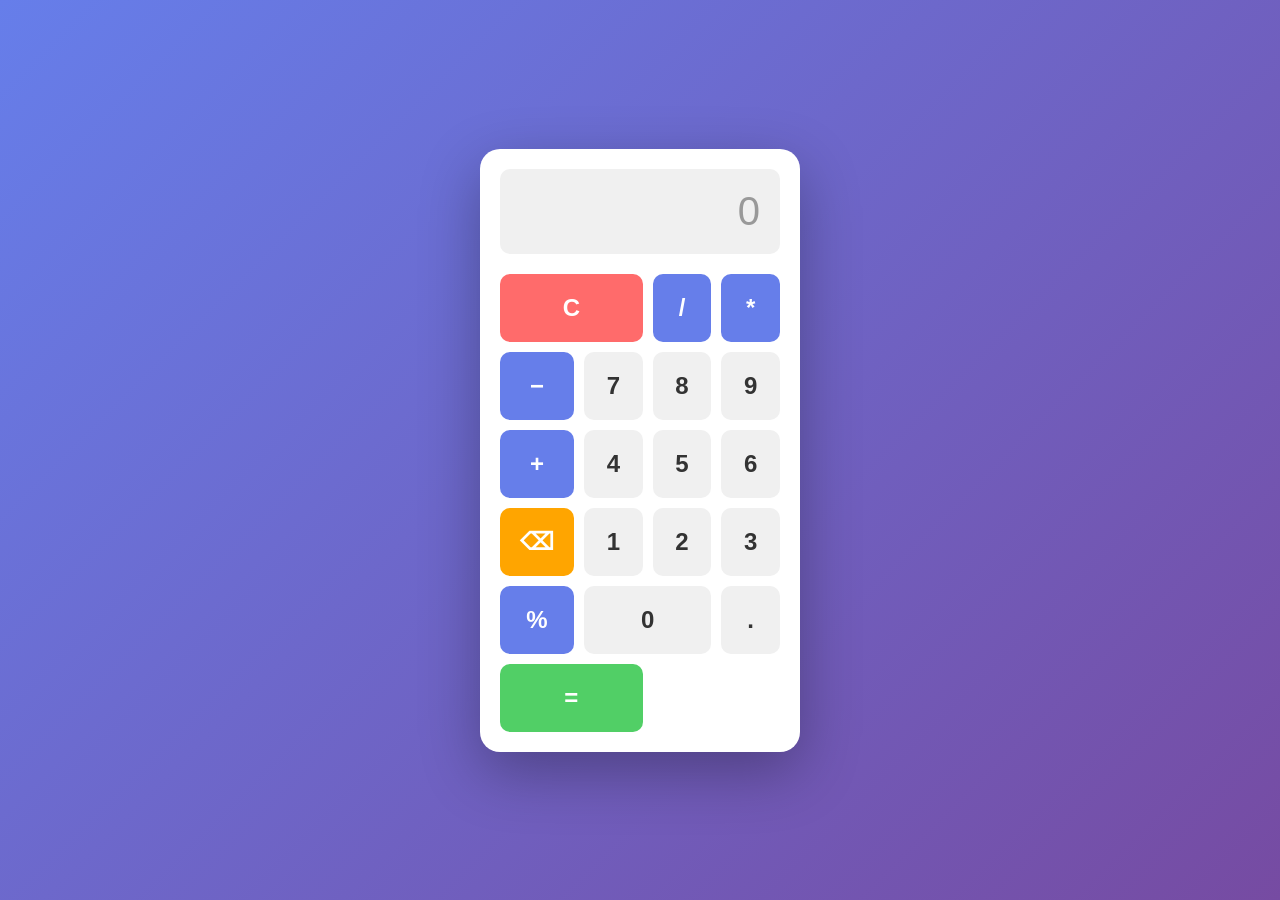
<file: index.html>
<!DOCTYPE html>
<html lang="en">
<head>
    <meta charset="UTF-8">
    <meta name="viewport" content="width=device-width, initial-scale=1.0">
    <title>Simple Calculator</title>
    <link rel="stylesheet" href="style.css">
</head>
<body>
    <div class="container">
        <div class="calculator">
            <input type="text" id="display" class="display" placeholder="0" readonly>
            <div class="buttons">
                <button class="btn clear" onclick="clearDisplay()">C</button>
                <button class="btn operator" onclick="appendOperator('/')">/</button>
                <button class="btn operator" onclick="appendOperator('*')">*</button>
                <button class="btn operator" onclick="appendOperator('-')">−</button>

                <button class="btn" onclick="appendNumber('7')">7</button>
                <button class="btn" onclick="appendNumber('8')">8</button>
                <button class="btn" onclick="appendNumber('9')">9</button>
                <button class="btn operator" onclick="appendOperator('+')">+</button>

                <button class="btn" onclick="appendNumber('4')">4</button>
                <button class="btn" onclick="appendNumber('5')">5</button>
                <button class="btn" onclick="appendNumber('6')">6</button>
                <button class="btn delete" onclick="deleteLastChar()">⌫</button>

                <button class="btn" onclick="appendNumber('1')">1</button>
                <button class="btn" onclick="appendNumber('2')">2</button>
                <button class="btn" onclick="appendNumber('3')">3</button>
                <button class="btn operator" onclick="appendOperator('%')">%</button>

                <button class="btn zero" onclick="appendNumber('0')">0</button>
                <button class="btn" onclick="appendNumber('.')">.</button>
                <button class="btn equals" onclick="calculate()">=</button>
            </div>
        </div>
    </div>
    <script src="script.js"></script>
</body>
</html>
</file>
<file: style.css>
* {
    margin: 0;
    padding: 0;
    box-sizing: border-box;
}

body {
    display: flex;
    justify-content: center;
    align-items: center;
    min-height: 100vh;
    background: linear-gradient(135deg, #667eea 0%, #764ba2 100%);
    font-family: 'Segoe UI', Tahoma, Geneva, Verdana, sans-serif;
}

.container {
    display: flex;
    justify-content: center;
    align-items: center;
    width: 100%;
}

.calculator {
    background: #fff;
    border-radius: 20px;
    box-shadow: 0 20px 60px rgba(0, 0, 0, 0.3);
    padding: 20px;
    width: 320px;
    overflow: hidden;
}

.display {
    width: 100%;
    padding: 20px;
    font-size: 2.5rem;
    text-align: right;
    border: none;
    background: #f0f0f0;
    border-radius: 10px;
    margin-bottom: 20px;
    color: #333;
    font-weight: 500;
    outline: none;
}

.display::placeholder {
    color: #999;
}

.buttons {
    display: grid;
    grid-template-columns: repeat(4, 1fr);
    gap: 10px;
}

.btn {
    padding: 20px;
    font-size: 1.5rem;
    border: none;
    border-radius: 10px;
    background: #f0f0f0;
    color: #333;
    cursor: pointer;
    font-weight: 600;
    transition: all 0.2s ease;
    user-select: none;
}

.btn:hover {
    background: #e0e0e0;
    transform: scale(1.05);
}

.btn:active {
    transform: scale(0.95);
}

.btn.operator {
    background: #667eea;
    color: white;
}

.btn.operator:hover {
    background: #5568d3;
}

.btn.clear {
    background: #ff6b6b;
    color: white;
    grid-column: span 2;
}

.btn.clear:hover {
    background: #ff5252;
}

.btn.delete {
    background: #ffa500;
    color: white;
}

.btn.delete:hover {
    background: #ff8c00;
}

.btn.equals {
    background: #51cf66;
    color: white;
    grid-column: span 2;
}

.btn.equals:hover {
    background: #40c057;
}

.btn.zero {
    grid-column: span 2;
}

/* Responsive design */
@media (max-width: 480px) {
    .calculator {
        width: 100%;
        border-radius: 0;
    }
    
    .display {
        font-size: 2rem;
    }
    
    .btn {
        padding: 15px;
        font-size: 1.2rem;
    }
}
</file>
